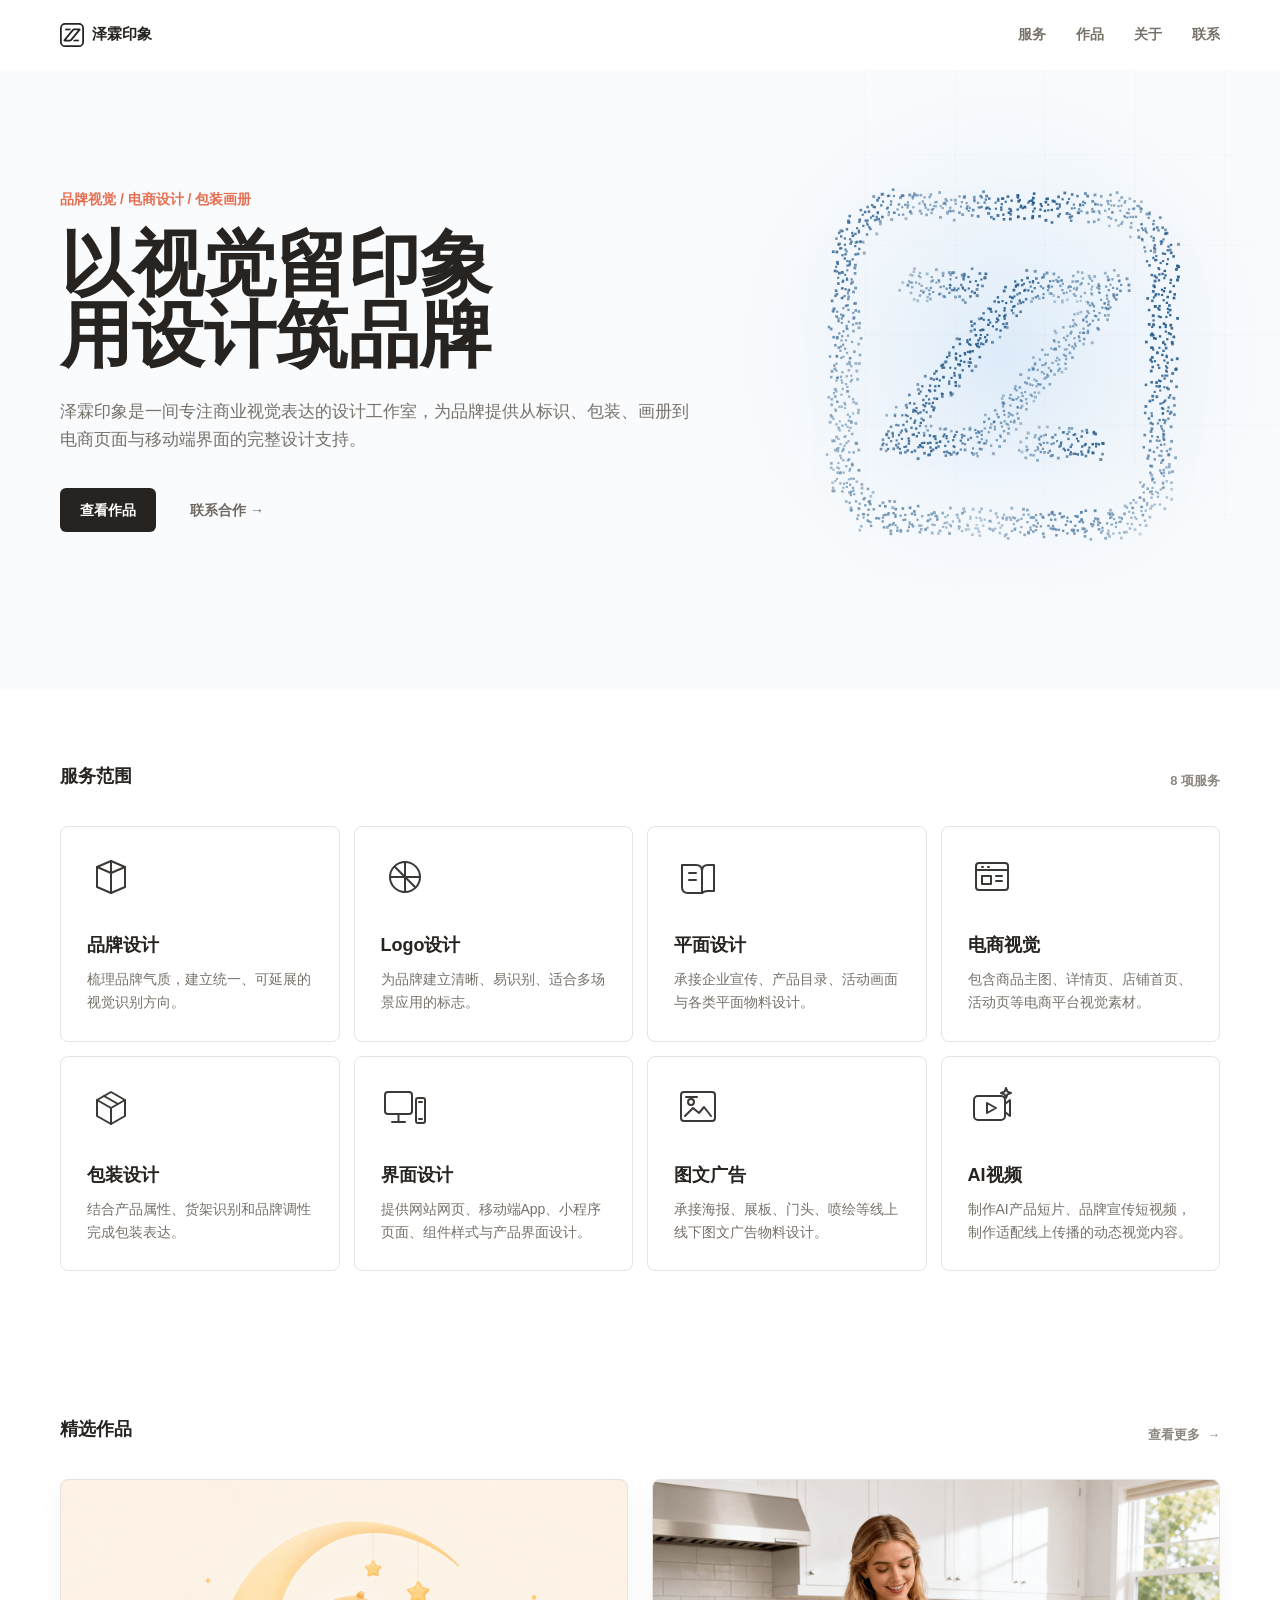
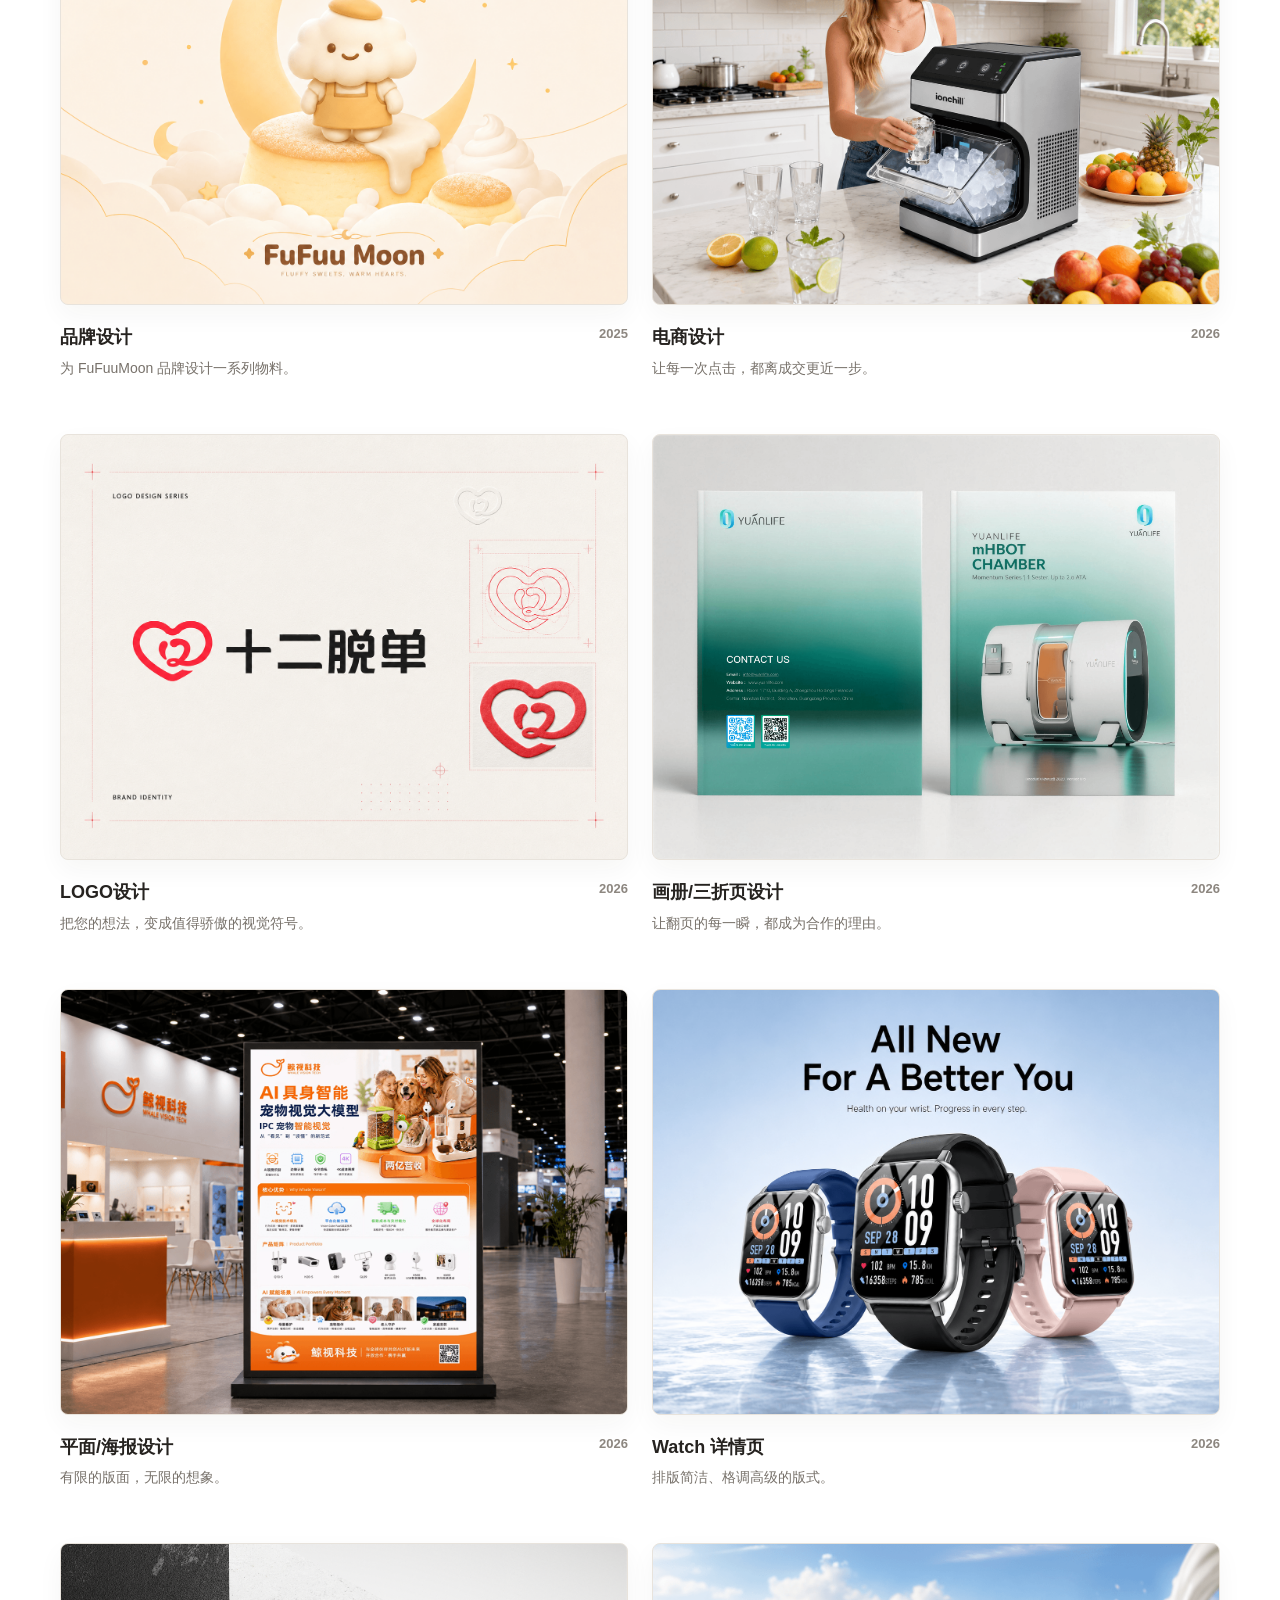
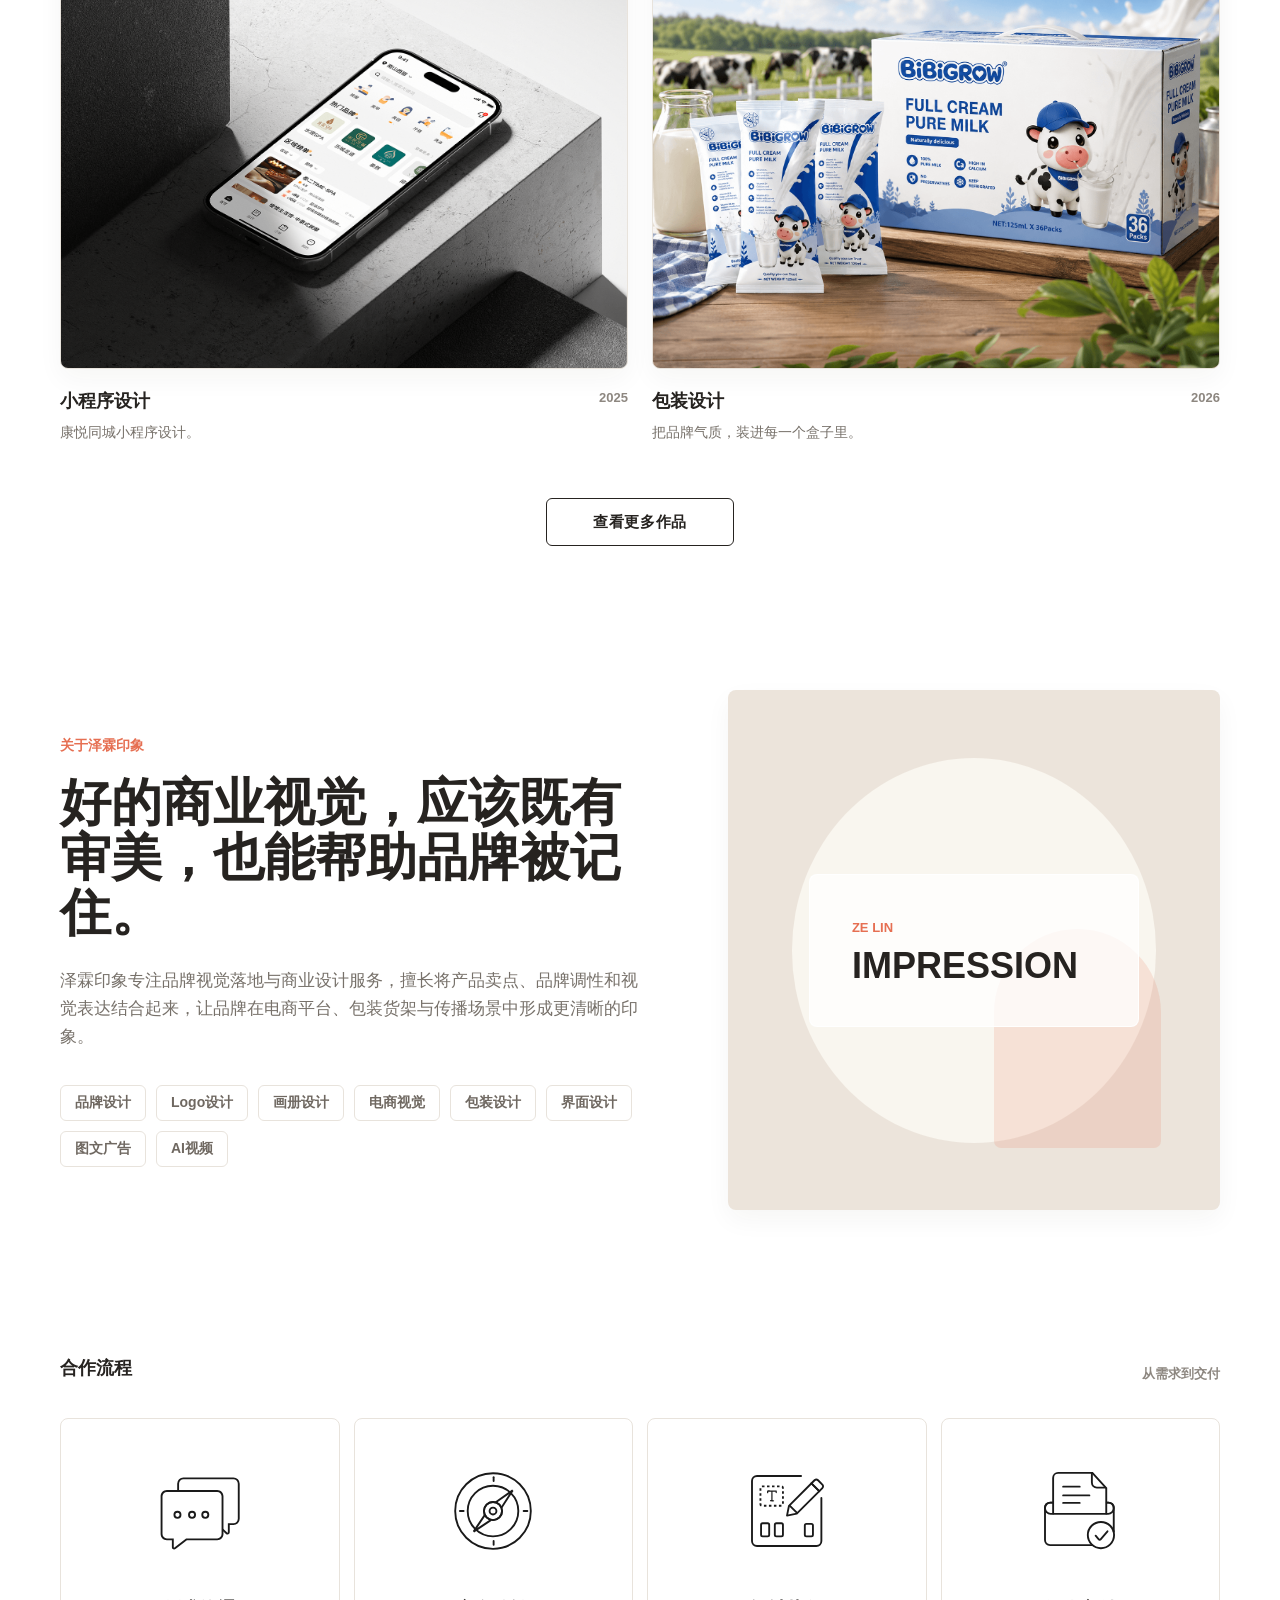
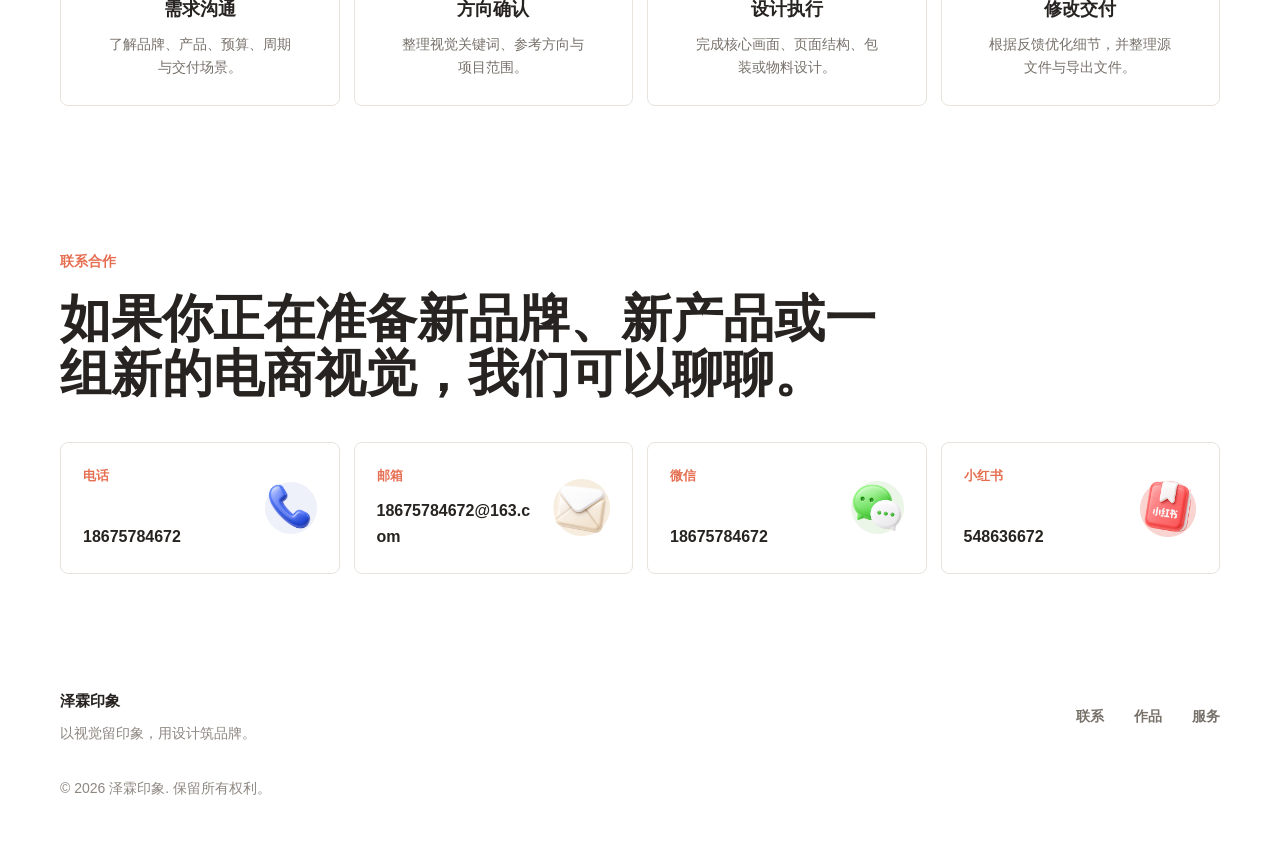
<file: index.html>
<!doctype html>
<html lang="zh-CN">
  <head>
    <meta charset="UTF-8" />
    <meta name="viewport" content="width=device-width, initial-scale=1.0" />
    <meta
      name="description"
      content="泽霖印象提供品牌设计、Logo 设计、画册设计、电商视觉、包装设计、界面设计、图文广告与 AI 视频服务。"
    />
    <title>泽霖印象 | 设计工作室</title>
    <link rel="stylesheet" href="styles.css?v=1.7.3" />
  </head>
  <body>
    <header class="site-header">
      <a class="brand" href="#top" aria-label="泽霖印象首页">
        <img class="brand-mark" src="assets/brand-mark.svg" alt="" aria-hidden="true" />
        <span class="brand-name">泽霖印象</span>
      </a>
      <nav class="site-nav" aria-label="主导航">
        <a href="#services">服务</a>
        <a href="#work">作品</a>
        <a href="#about">关于</a>
        <a href="#contact">联系</a>
      </nav>
    </header>

    <main id="top">
      <section class="hero section-wrap">
        <canvas class="particle-fluid-canvas" aria-hidden="true"></canvas>
        <canvas class="particle-grid-canvas" aria-hidden="true"></canvas>
        <canvas class="particle-logo-canvas" aria-hidden="true"></canvas>
        <div class="hero-content">
          <p class="eyebrow">品牌视觉 / 电商设计 / 包装画册</p>
          <h1>以视觉留印象<br />用设计筑品牌</h1>
          <p class="hero-copy">
            泽霖印象是一间专注商业视觉表达的设计工作室，为品牌提供从标识、包装、画册到电商页面与移动端界面的完整设计支持。
          </p>
          <div class="hero-actions">
            <a class="button button-dark" href="#work">查看作品</a>
            <a class="button button-text" href="#contact">联系合作 →</a>
          </div>
        </div>
        <div class="hero-media" aria-hidden="true">
          <img class="hero-sequence-frame" src="sppt/1.png?v=1.2.1" alt="" />
        </div>
      </section>

      <section class="section-wrap services" id="services">
        <div class="section-title">
          <h2>服务范围</h2>
          <p>8 项服务</p>
        </div>
        <div class="service-grid">
          <article>
            <div class="service-card-top">
              <svg viewBox="0 0 48 48" aria-hidden="true">
                <path d="M10 34V14l14-6 14 6v20l-14 6-14-6Z" />
                <path d="M24 8v32M10 14l14 6 14-6" />
              </svg>
            </div>
            <h3>品牌设计</h3>
            <p>梳理品牌气质，建立统一、可延展的视觉识别方向。</p>
          </article>
          <article>
            <div class="service-card-top">
              <svg viewBox="0 0 48 48" aria-hidden="true">
                <circle cx="24" cy="24" r="15" />
                <path d="M24 9v30M9 24h30M14 14l20 20" />
              </svg>
            </div>
            <h3>Logo设计</h3>
            <p>为品牌建立清晰、易识别、适合多场景应用的标志。</p>
          </article>
          <article>
            <div class="service-card-top">
              <svg viewBox="0 0 48 48" aria-hidden="true">
                <path d="M8 12h14c4 0 6 2 6 6v22H14c-4 0-6-2-6-6V12Z" />
                <path d="M28 18c0-4 2-6 6-6h6v26h-6c-4 0-6 2-6 2" />
                <path d="M15 20h7M15 27h7" />
              </svg>
            </div>
            <h3>平面设计</h3>
            <p>承接企业宣传、产品目录、活动画面与各类平面物料设计。</p>
          </article>
          <article>
            <div class="service-card-top">
              <svg viewBox="0 0 48 48" aria-hidden="true">
                <rect x="8" y="10" width="32" height="27" rx="3" />
                <path d="M8 17h32M14 14h1M20 14h1" />
                <path d="M14 23h9v8h-9zM28 23h6M28 28h6" />
              </svg>
            </div>
            <h3>电商视觉</h3>
            <p>包含商品主图、详情页、店铺首页、活动页等电商平台视觉素材。</p>
          </article>
          <article>
            <div class="service-card-top">
              <svg viewBox="0 0 48 48" aria-hidden="true">
                <path d="M10 17 24 9l14 8v16l-14 8-14-8V17Z" />
                <path d="m10 17 14 8 14-8M24 25v16M17 13l14 8" />
              </svg>
            </div>
            <h3>包装设计</h3>
            <p>结合产品属性、货架识别和品牌调性完成包装表达。</p>
          </article>
          <article>
            <div class="service-card-top">
              <svg viewBox="0 0 48 48" aria-hidden="true">
                <rect x="4" y="9" width="27" height="22" rx="3" />
                <path d="M11 39h13M17.5 31v8" />
                <rect x="35" y="15" width="9" height="25" rx="2" />
                <path d="M38 19h3M38 36h3" />
              </svg>
            </div>
            <h3>界面设计</h3>
            <p>提供网站网页、移动端App、小程序页面、组件样式与产品界面设计。</p>
          </article>
          <article>
            <div class="service-card-top">
              <svg viewBox="0 0 48 48" aria-hidden="true">
                <rect x="7" y="9" width="34" height="29" rx="3" />
                <circle cx="17" cy="19" r="3" />
                <path d="m11 33 8-8 6 5 5-6 7 9M12 14h11" />
              </svg>
            </div>
            <h3>图文广告</h3>
            <p>承接海报、展板、门头、喷绘等线上线下图文广告物料设计。</p>
          </article>
          <article>
            <div class="service-card-top">
              <svg viewBox="0 0 48 48" aria-hidden="true">
                <rect x="6" y="13" width="31" height="24" rx="4" />
                <path d="m19 20 9 5-9 5V20ZM37 21l5-4v16l-5-4" />
                <path d="m38 5 1.4 3.6L43 10l-3.6 1.4L38 15l-1.4-3.6L33 10l3.6-1.4L38 5Z" />
              </svg>
            </div>
            <h3>AI视频</h3>
            <p>制作AI产品短片、品牌宣传短视频，制作适配线上传播的动态视觉内容。</p>
          </article>
        </div>
      </section>

      <section class="section-wrap work" id="work">
        <div class="section-title">
          <h2>精选作品</h2>
          <a class="section-link" href="works.html">查看更多 <span aria-hidden="true">→</span></a>
        </div>
        <div class="work-grid" id="featured-work-grid"></div>
        <div class="work-more-action">
          <a class="work-more-button" href="works.html">查看更多作品</a>
        </div>
      </section>

      <section class="section-wrap about" id="about">
        <div class="about-copy">
          <p class="eyebrow">关于泽霖印象</p>
          <h2>好的商业视觉，应该既有审美，也能帮助品牌被记住。</h2>
          <p>
            泽霖印象专注品牌视觉落地与商业设计服务，擅长将产品卖点、品牌调性和视觉表达结合起来，让品牌在电商平台、包装货架与传播场景中形成更清晰的印象。
          </p>
          <div class="tag-list" aria-label="专业领域">
            <span>品牌设计</span>
            <span>Logo设计</span>
            <span>画册设计</span>
            <span>电商视觉</span>
            <span>包装设计</span>
            <span>界面设计</span>
            <span>图文广告</span>
            <span>AI视频</span>
          </div>
        </div>
        <div class="studio-portrait" aria-label="工作室视觉占位图">
          <div class="portrait-card">
            <span>ZE LIN</span>
            <strong>IMPRESSION</strong>
          </div>
        </div>
      </section>

      <section class="section-wrap process">
        <div class="section-title">
          <h2>合作流程</h2>
          <p>从需求到交付</p>
        </div>
        <div class="process-list">
          <div>
            <div class="process-card-top">
              <img src="assets/process-icons/step-communication.svg" alt="" />
            </div>
            <h3>需求沟通</h3>
            <p>了解品牌、产品、预算、周期与交付场景。</p>
          </div>
          <div>
            <div class="process-card-top">
              <img src="assets/process-icons/step-direction.svg" alt="" />
            </div>
            <h3>方向确认</h3>
            <p>整理视觉关键词、参考方向与项目范围。</p>
          </div>
          <div>
            <div class="process-card-top">
              <img src="assets/process-icons/step-design.svg" alt="" />
            </div>
            <h3>设计执行</h3>
            <p>完成核心画面、页面结构、包装或物料设计。</p>
          </div>
          <div>
            <div class="process-card-top">
              <img src="assets/process-icons/step-delivery.svg" alt="" />
            </div>
            <h3>修改交付</h3>
            <p>根据反馈优化细节，并整理源文件与导出文件。</p>
          </div>
        </div>
      </section>

      <section class="section-wrap contact" id="contact">
        <p class="eyebrow">联系合作</p>
        <h2>如果你正在准备新品牌、新产品或一组新的电商视觉，我们可以聊聊。</h2>
        <div class="contact-grid">
          <a href="tel:18675784672">
            <div class="contact-copy">
              <span>电话</span>
              <strong>18675784672</strong>
            </div>
            <img class="contact-icon-phone" src="assets/contact-icons/phone.png" alt="" />
          </a>
          <a href="mailto:18675784672@163.com">
            <div class="contact-copy">
              <span>邮箱</span>
              <strong>18675784672@163.com</strong>
            </div>
            <img src="assets/contact-icons/email.png" alt="" />
          </a>
          <a href="weixin://">
            <div class="contact-copy">
              <span>微信</span>
              <strong>18675784672</strong>
            </div>
            <img src="assets/contact-icons/wechat.png" alt="" />
          </a>
          <a href="#" aria-label="小红书账号 548636672">
            <div class="contact-copy">
              <span>小红书</span>
              <strong>548636672</strong>
            </div>
            <img src="assets/contact-icons/xiaohongshu.png" alt="" />
          </a>
        </div>
      </section>
    </main>

    <footer class="site-footer">
      <div>
        <a class="brand" href="#top">泽霖印象</a>
        <p>以视觉留印象，用设计筑品牌。</p>
      </div>
      <div class="footer-links">
        <a href="#contact">联系</a>
        <a href="#work">作品</a>
        <a href="#services">服务</a>
      </div>
      <p class="copyright">© 2026 泽霖印象. 保留所有权利。</p>
    </footer>

    <script src="works-data.js?v=1.7"></script>
    <script src="script.js?v=1.7.1"></script>
    <script src="particle-banner-light.js?v=1.3.1"></script>
  </body>
</html>
</file>
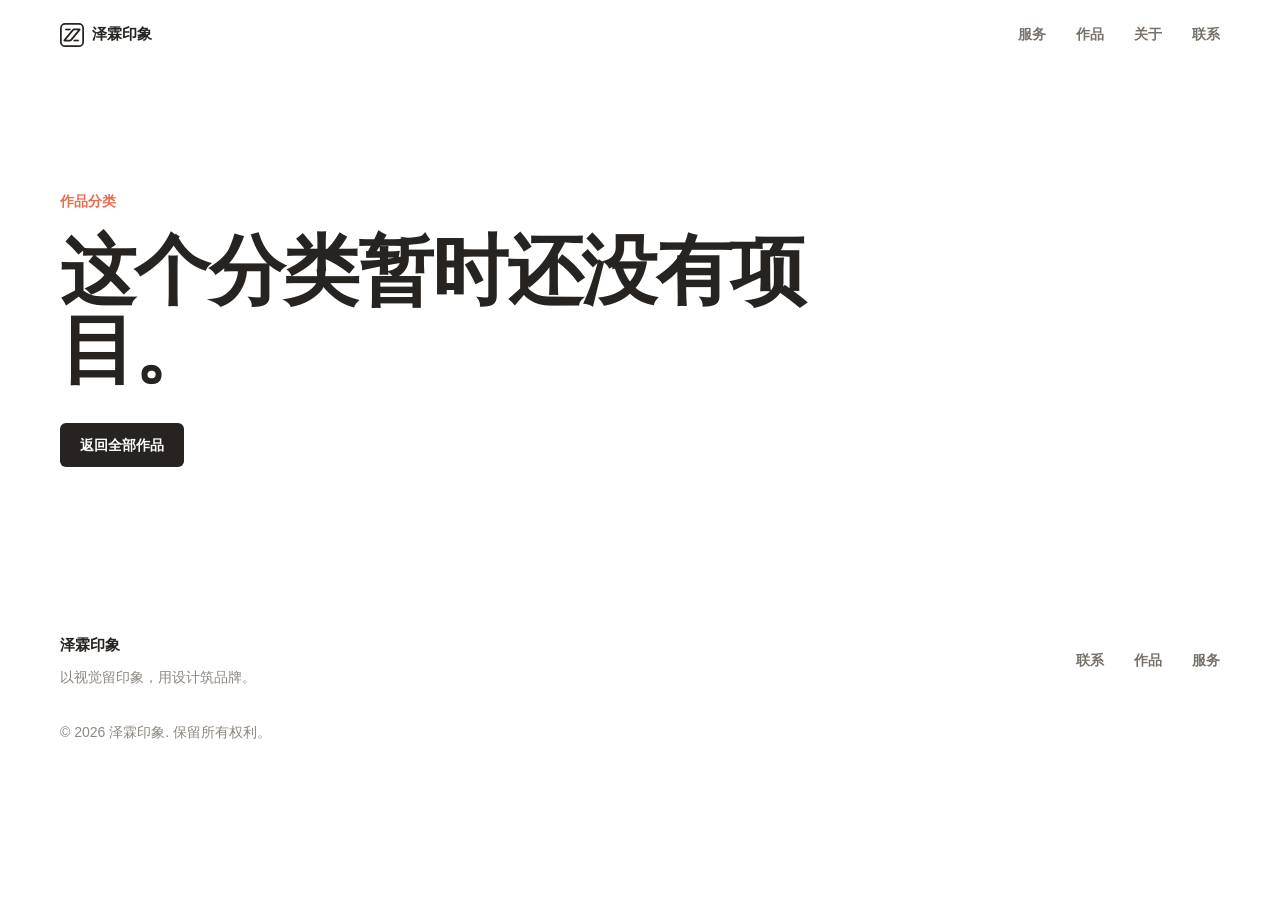
<file: category.html>
<!doctype html>
<html lang="zh-CN">
  <head>
    <meta charset="UTF-8" />
    <meta name="viewport" content="width=device-width, initial-scale=1.0" />
    <meta name="description" content="泽霖印象分类作品案例集合。" />
    <title>作品分类 | 泽霖印象</title>
    <link rel="stylesheet" href="styles.css?v=1.7.3" />
  </head>
  <body data-page="category">
    <header class="site-header">
      <a class="brand" href="index.html#top" aria-label="泽霖印象首页">
        <img class="brand-mark" src="assets/brand-mark.svg" alt="" aria-hidden="true" />
        <span class="brand-name">泽霖印象</span>
      </a>
      <nav class="site-nav" aria-label="主导航">
        <a href="index.html#services">服务</a>
        <a class="active" href="works.html">作品</a>
        <a href="index.html#about">关于</a>
        <a href="index.html#contact">联系</a>
      </nav>
    </header>

    <main id="top">
      <div id="category-root"></div>
    </main>

    <footer class="site-footer">
      <div>
        <a class="brand" href="index.html#top">泽霖印象</a>
        <p>以视觉留印象，用设计筑品牌。</p>
      </div>
      <div class="footer-links">
        <a href="index.html#contact">联系</a>
        <a href="works.html">作品</a>
        <a href="index.html#services">服务</a>
      </div>
      <p class="copyright">© 2026 泽霖印象. 保留所有权利。</p>
    </footer>

    <script src="works-data.js?v=1.7"></script>
    <script src="script.js?v=1.7.1"></script>
  </body>
</html>
</file>
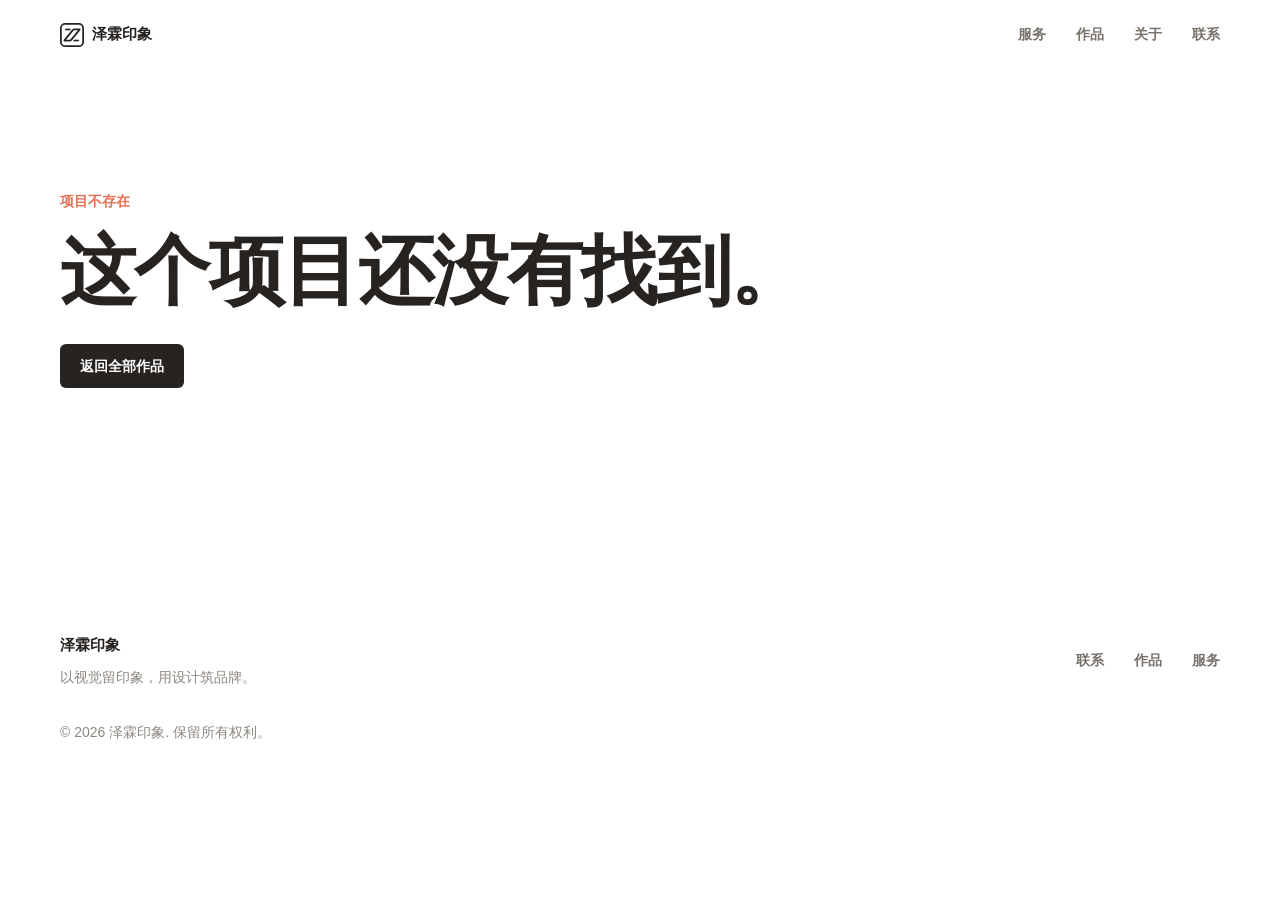
<file: project.html>
<!doctype html>
<html lang="zh-CN">
  <head>
    <meta charset="UTF-8" />
    <meta name="viewport" content="width=device-width, initial-scale=1.0" />
    <meta name="description" content="泽霖印象设计项目案例详情。" />
    <title>项目详情 | 泽霖印象</title>
    <link rel="stylesheet" href="styles.css?v=1.7.3" />
  </head>
  <body data-page="project">
    <header class="site-header">
      <a class="brand" href="index.html#top" aria-label="泽霖印象首页">
        <img class="brand-mark" src="assets/brand-mark.svg" alt="" aria-hidden="true" />
        <span class="brand-name">泽霖印象</span>
      </a>
      <nav class="site-nav" aria-label="主导航">
        <a href="index.html#services">服务</a>
        <a class="active" href="works.html">作品</a>
        <a href="index.html#about">关于</a>
        <a href="index.html#contact">联系</a>
      </nav>
    </header>

    <main id="top">
      <div id="project-root"></div>
    </main>

    <footer class="site-footer">
      <div>
        <a class="brand" href="index.html#top">泽霖印象</a>
        <p>以视觉留印象，用设计筑品牌。</p>
      </div>
      <div class="footer-links">
        <a href="index.html#contact">联系</a>
        <a href="works.html">作品</a>
        <a href="index.html#services">服务</a>
      </div>
      <p class="copyright">© 2026 泽霖印象. 保留所有权利。</p>
    </footer>

    <script src="works-data.js?v=1.7"></script>
    <script src="script.js?v=1.7.1"></script>
  </body>
</html>
</file>
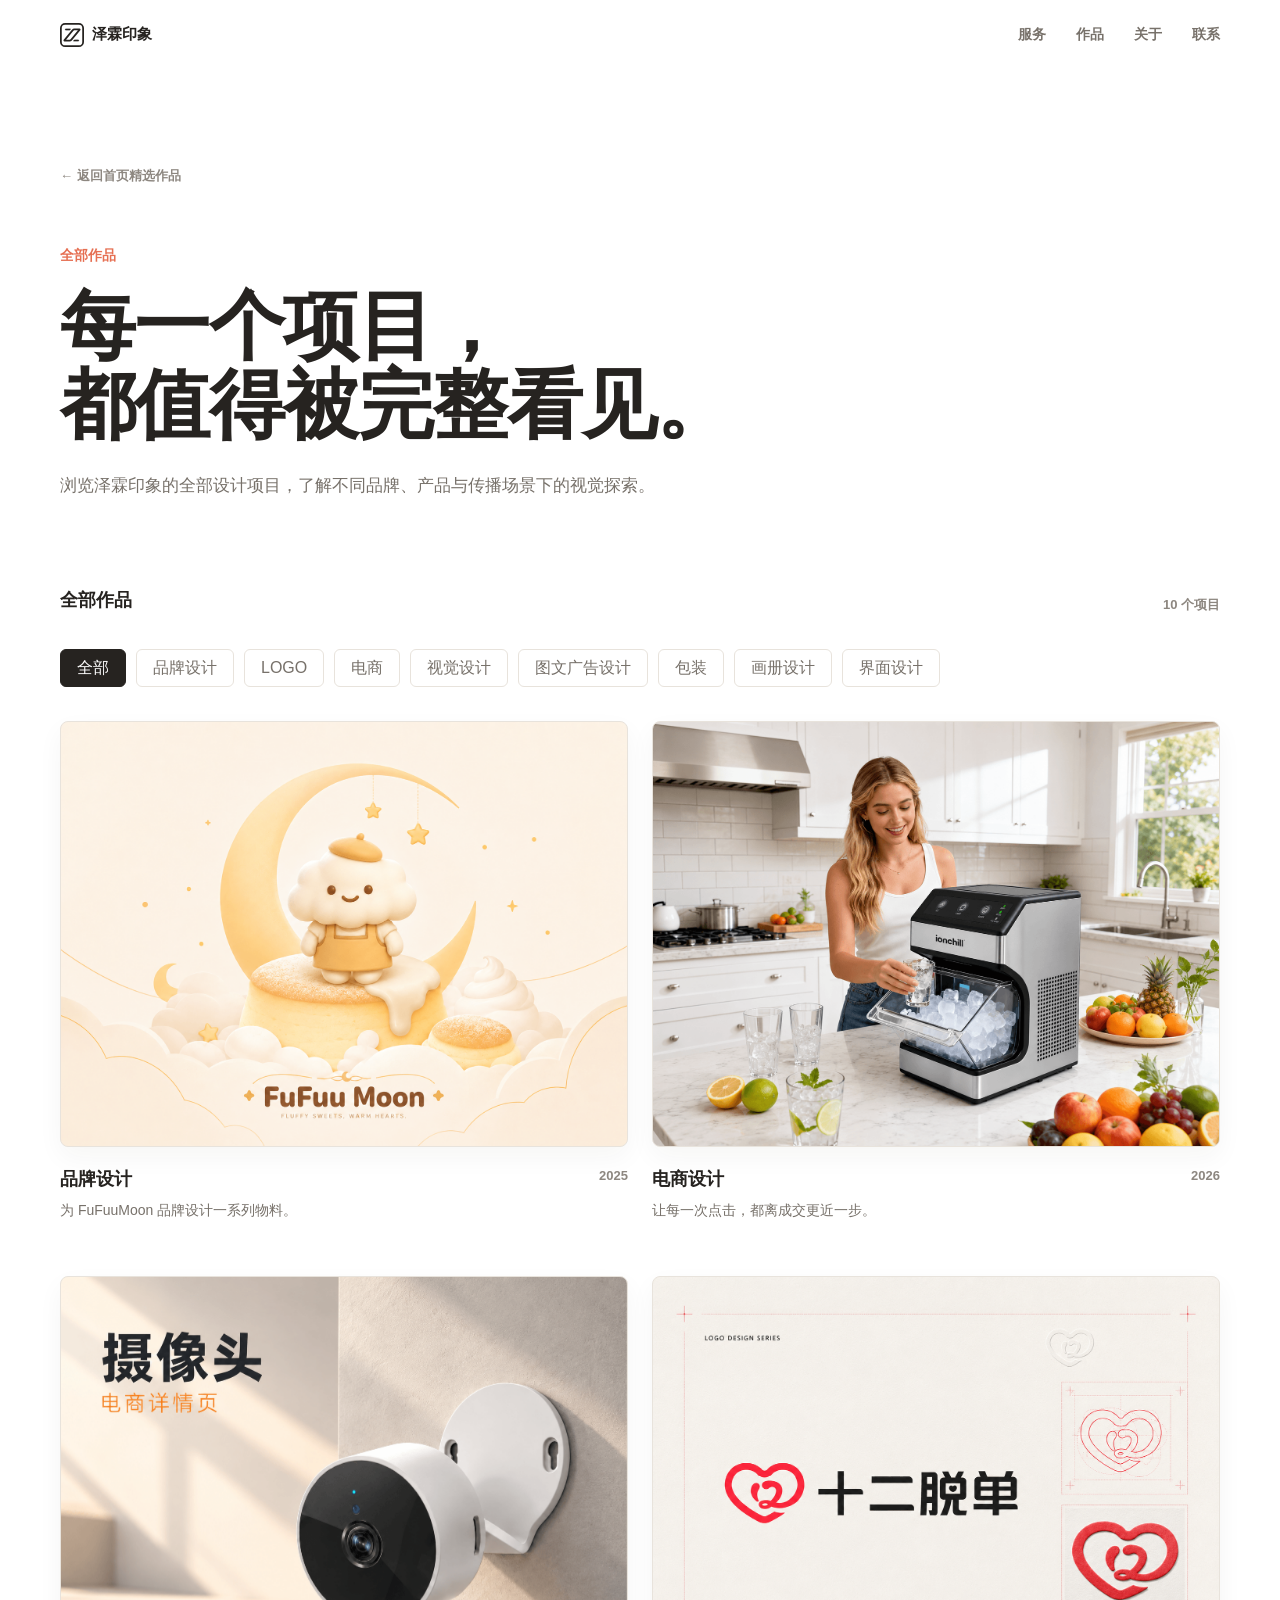
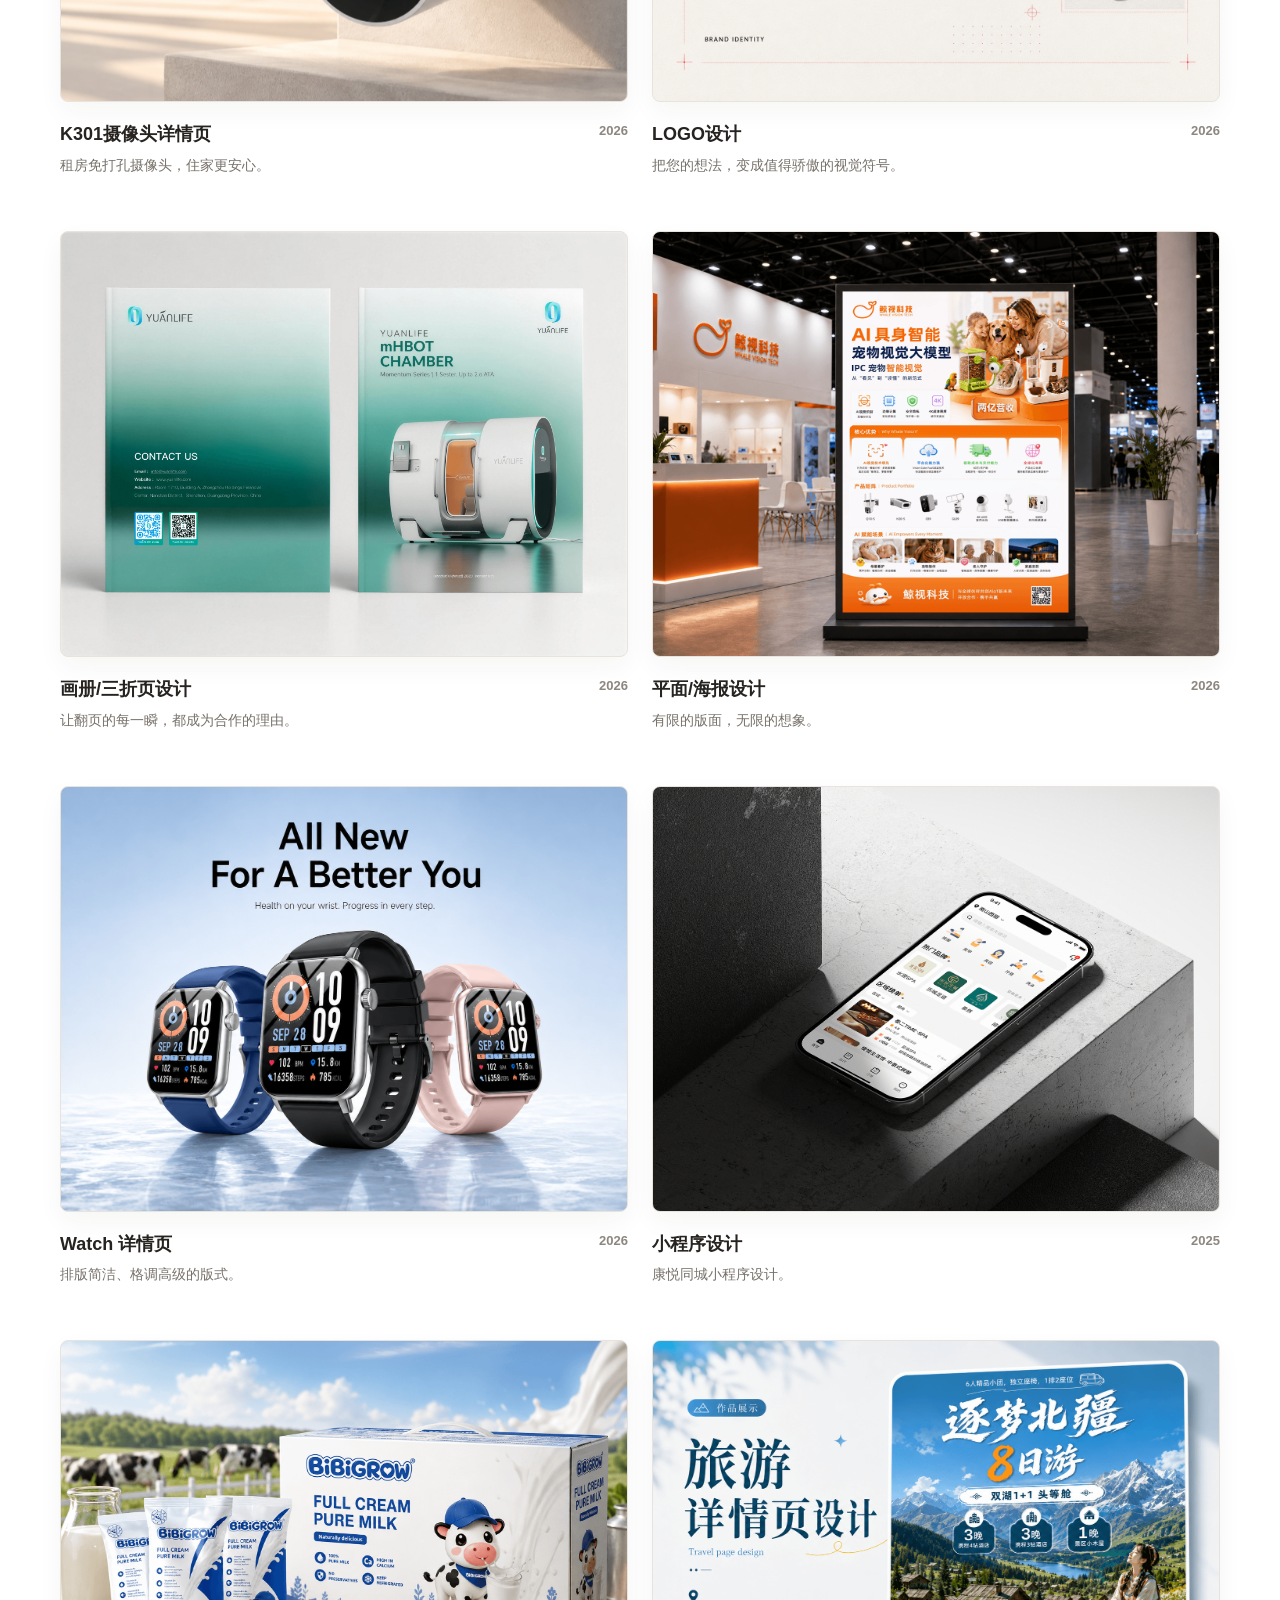
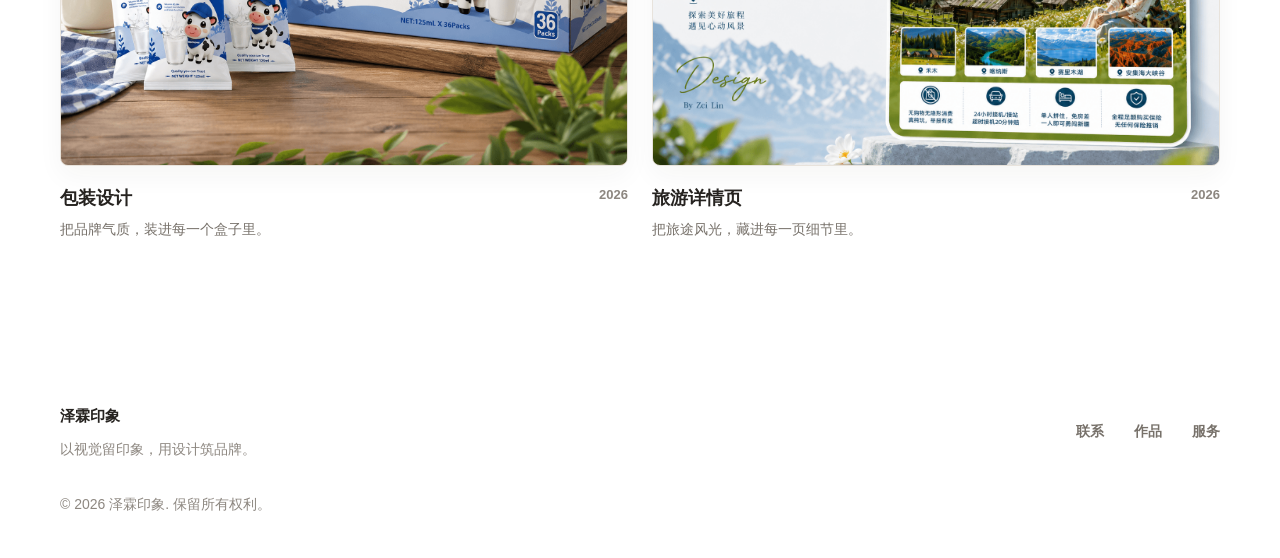
<file: works.html>
<!doctype html>
<html lang="zh-CN">
  <head>
    <meta charset="UTF-8" />
    <meta name="viewport" content="width=device-width, initial-scale=1.0" />
    <meta
      name="description"
      content="泽霖印象全部作品，包含品牌设计、LOGO、电商、包装、画册、海报、详情页与小程序设计。"
    />
    <title>全部作品 | 泽霖印象</title>
    <link rel="stylesheet" href="styles.css?v=1.7.3" />
  </head>
  <body data-page="works">
    <header class="site-header">
      <a class="brand" href="index.html#top" aria-label="泽霖印象首页">
        <img class="brand-mark" src="assets/brand-mark.svg" alt="" aria-hidden="true" />
        <span class="brand-name">泽霖印象</span>
      </a>
      <nav class="site-nav" aria-label="主导航">
        <a href="index.html#services">服务</a>
        <a class="active" href="works.html">作品</a>
        <a href="index.html#about">关于</a>
        <a href="index.html#contact">联系</a>
      </nav>
    </header>

    <main id="top">
      <section class="section-wrap works-page-intro">
        <a class="back-link" href="index.html#work">← 返回首页精选作品</a>
        <p class="eyebrow">全部作品</p>
        <h1>每一个项目，<br />都值得被完整看见。</h1>
        <p class="page-lead">
          浏览泽霖印象的全部设计项目，了解不同品牌、产品与传播场景下的视觉探索。
        </p>
      </section>

      <section class="section-wrap all-works" aria-labelledby="all-works-title">
        <div class="section-title">
          <h2 id="all-works-title">全部作品</h2>
          <p>10 个项目</p>
        </div>
        <div class="filter-bar" aria-label="作品分类">
          <button class="active" type="button" data-filter="all">全部</button>
          <button type="button" data-filter="brand">品牌设计</button>
          <button type="button" data-filter="logo">LOGO</button>
          <button type="button" data-filter="ecommerce">电商</button>
          <button type="button" data-filter="visual">视觉设计</button>
          <button type="button" data-filter="detail">图文广告设计</button>
          <button type="button" data-filter="packaging">包装</button>
          <button type="button" data-filter="print">画册设计</button>
          <button type="button" data-filter="ui">界面设计</button>
        </div>
        <div class="work-grid" id="all-work-grid"></div>
      </section>
    </main>

    <footer class="site-footer">
      <div>
        <a class="brand" href="index.html#top">泽霖印象</a>
        <p>以视觉留印象，用设计筑品牌。</p>
      </div>
      <div class="footer-links">
        <a href="index.html#contact">联系</a>
        <a href="works.html">作品</a>
        <a href="index.html#services">服务</a>
      </div>
      <p class="copyright">© 2026 泽霖印象. 保留所有权利。</p>
    </footer>

    <script src="works-data.js?v=1.7"></script>
    <script src="script.js?v=1.7.1"></script>
  </body>
</html>
</file>
<file: styles.css>
:root {
  --bg: #ffffff;
  --surface: #ffffff;
  --ink: #262320;
  --muted: #8d8780;
  --line: #e8e3dc;
  --accent: #e66f52;
  --accent-soft: #f4d7ca;
  --shadow: 0 10px 26px rgba(44, 37, 31, 0.045);
  --shadow-strong: 0 16px 42px rgba(44, 37, 31, 0.08);
  --ease: cubic-bezier(0.22, 1, 0.36, 1);
}

* {
  box-sizing: border-box;
}

html {
  scroll-behavior: smooth;
}

body {
  margin: 0;
  background: var(--bg);
  color: var(--ink);
  font-family:
    -apple-system, BlinkMacSystemFont, "Segoe UI", "PingFang SC", "Hiragino Sans GB",
    "Microsoft YaHei", sans-serif;
  line-height: 1.65;
}

a {
  color: inherit;
  text-decoration: none;
}

button {
  font: inherit;
}

a,
button {
  -webkit-tap-highlight-color: transparent;
}

a:focus-visible,
button:focus-visible {
  outline: 2px solid rgba(230, 111, 82, 0.72);
  outline-offset: 4px;
}

.reveal {
  opacity: 0;
  transform: translateY(28px);
  transition:
    opacity 720ms var(--ease),
    transform 720ms var(--ease);
}

.reveal.is-visible {
  opacity: 1;
  transform: translateY(0);
}

.reveal-item {
  opacity: 0;
  transform: translateY(22px);
  transition:
    opacity 620ms var(--ease),
    transform 620ms var(--ease),
    border-color 220ms ease,
    box-shadow 220ms ease,
    background 220ms ease,
    color 220ms ease;
  transition-delay: var(--delay, 0ms);
}

.is-visible .reveal-item,
.reveal-item.is-visible {
  opacity: 1;
  transform: translateY(0);
}

.site-header {
  position: sticky;
  top: 0;
  z-index: 20;
  display: flex;
  align-items: center;
  justify-content: space-between;
  min-height: 70px;
  padding: 0 max(24px, calc((100vw - 1160px) / 2));
  background: rgba(255, 255, 255, 0.88);
  border-bottom: 1px solid transparent;
  backdrop-filter: blur(16px);
  transition:
    border-color 180ms ease,
    box-shadow 180ms ease,
    background 180ms ease;
}

.site-header.is-scrolled {
  background: rgba(255, 255, 255, 0.94);
  border-bottom-color: var(--line);
  box-shadow: 0 10px 28px rgba(44, 37, 31, 0.04);
}

.brand {
  display: inline-flex;
  align-items: center;
  gap: 8px;
  font-size: 15px;
  font-weight: 800;
  letter-spacing: 0;
  transition:
    color 180ms ease,
    transform 180ms ease;
}

.brand-mark {
  width: 24px;
  height: 24px;
  display: block;
  flex: 0 0 24px;
}

.site-header .brand-name {
  color: var(--ink);
}

.brand span {
  color: var(--accent);
}

.site-nav,
.footer-links {
  display: flex;
  gap: 30px;
  align-items: center;
  color: #77716a;
  font-size: 14px;
  font-weight: 700;
}

.site-nav a:hover,
.footer-links a:hover {
  color: var(--ink);
}

.brand:hover,
.site-nav a:hover,
.footer-links a:hover {
  transform: translateY(-1px);
}

.brand:active,
.site-nav a:active,
.footer-links a:active {
  transform: translateY(0);
}

.section-wrap {
  width: min(100% - 48px, 1160px);
  margin: 0 auto;
}

.hero {
  position: relative;
  isolation: isolate;
  width: 100%;
  max-width: none;
  min-height: 620px;
  padding: 118px max(24px, calc((100vw - 1160px) / 2)) 36px;
  overflow: hidden;
  background: #f9fbfd;
}

.hero::before {
  position: absolute;
  inset: 0;
  z-index: 3;
  content: "";
  background:
    linear-gradient(90deg, rgba(249, 251, 253, 0.99) 0%, rgba(249, 251, 253, 0.9) 38%, rgba(249, 251, 253, 0.18) 61%, rgba(249, 251, 253, 0) 78%),
    linear-gradient(180deg, rgba(249, 251, 253, 0) 62%, #f9fbfd 100%);
  pointer-events: none;
}

.hero::after {
  position: absolute;
  inset: 0;
  z-index: 1;
  content: "";
  background:
    radial-gradient(circle at 78% 45%, rgba(121, 174, 226, 0.1), transparent 25%),
    radial-gradient(circle at 78% 45%, rgba(255, 255, 255, 0) 32%, rgba(249, 251, 253, 0.42) 68%);
  pointer-events: none;
}

.particle-fluid-canvas,
.particle-grid-canvas,
.particle-logo-canvas {
  position: absolute;
  inset: 0;
  display: block;
  width: 100%;
  height: 100%;
  pointer-events: none;
}

.particle-fluid-canvas {
  z-index: 0;
}

.particle-grid-canvas {
  z-index: 1;
  opacity: 0.72;
  mask-image: linear-gradient(#000 0%, #000 72%, transparent 100%);
  -webkit-mask-image: linear-gradient(#000 0%, #000 72%, transparent 100%);
}

.particle-logo-canvas {
  z-index: 2;
  filter: drop-shadow(0 18px 38px rgba(31, 79, 124, 0.08));
}

.beams-canvas {
  display: none;
}

.hero-content {
  position: relative;
  z-index: 4;
  width: min(52vw, 650px);
}

.hero-avatar {
  position: absolute;
  right: max(24px, calc((100vw - 1160px) / 2));
  bottom: 74px;
  z-index: 0;
  width: min(34vw, 420px);
  aspect-ratio: 1 / 1.12;
  pointer-events: none;
}

.hero-media {
  display: none;
  position: absolute;
  top: 92px;
  right: max(24px, calc((100vw - 1160px) / 2));
  z-index: 1;
  width: min(44vw, 560px);
  aspect-ratio: 1.36 / 1;
  overflow: hidden;
  background: transparent;
  pointer-events: none;
}

.hero-sequence-frame {
  display: block;
  width: 100%;
  height: 100%;
  object-fit: cover;
  object-position: center top;
  filter: none;
}

.avatar-orbit {
  position: absolute;
  inset: 7% 2% 9%;
  border: 1px solid rgba(230, 111, 82, 0.18);
  border-radius: 50%;
  background:
    radial-gradient(circle at 45% 28%, rgba(255, 255, 255, 0.78), transparent 34%),
    radial-gradient(circle at 66% 66%, rgba(230, 111, 82, 0.18), transparent 36%);
  filter: blur(0.1px);
  animation: avatar-orbit 9s ease-in-out infinite;
}

.avatar-figure {
  position: absolute;
  inset: 11% 12% 4%;
  animation: avatar-float 5.8s ease-in-out infinite;
}

.avatar-head {
  position: absolute;
  top: 0;
  left: 50%;
  width: 54%;
  aspect-ratio: 1.16 / 1;
  transform: translateX(-50%) rotate(-2deg);
  background: #292622;
  border: 2px solid rgba(255, 255, 255, 0.78);
  border-radius: 22px;
  box-shadow:
    inset 0 0 0 9px #34302b,
    0 24px 54px rgba(38, 35, 32, 0.16);
}

.avatar-head::before,
.avatar-head::after {
  position: absolute;
  top: 47%;
  width: 14px;
  height: 28px;
  content: "";
  background: #292622;
  border-radius: 999px;
}

.avatar-head::before {
  left: -10px;
}

.avatar-head::after {
  right: -10px;
}

.avatar-screen {
  position: absolute;
  inset: 17px;
  display: grid;
  grid-template-columns: 1fr 1fr;
  column-gap: 24px;
  place-items: center;
  overflow: hidden;
  background:
    linear-gradient(135deg, rgba(255, 255, 255, 0.28), transparent 34%),
    radial-gradient(circle at 70% 20%, rgba(230, 111, 82, 0.42), transparent 28%),
    #f7eee5;
  border-radius: 14px;
}

.avatar-screen::before {
  position: absolute;
  inset: 0;
  content: "";
  background: repeating-linear-gradient(0deg, rgba(38, 35, 32, 0.06) 0 1px, transparent 1px 8px);
  opacity: 0.38;
}

.avatar-screen span,
.avatar-screen i {
  position: relative;
  z-index: 1;
  width: 14px;
  height: 14px;
  background: var(--ink);
  border-radius: 50%;
}

.avatar-screen b {
  position: absolute;
  left: 50%;
  bottom: 24%;
  z-index: 1;
  width: 44px;
  height: 18px;
  border-bottom: 4px solid var(--accent);
  border-radius: 0 0 999px 999px;
  transform: translateX(-50%);
}

.avatar-neck {
  position: absolute;
  left: 50%;
  bottom: -28px;
  width: 38px;
  height: 40px;
  background: #34302b;
  border-radius: 0 0 12px 12px;
  transform: translateX(-50%);
}

.avatar-body {
  position: absolute;
  top: 43%;
  left: 50%;
  width: 47%;
  height: 31%;
  transform: translateX(-50%);
  background:
    linear-gradient(135deg, rgba(255, 255, 255, 0.72), transparent 48%),
    #efe2d6;
  border: 1px solid rgba(122, 103, 90, 0.16);
  border-radius: 28px 28px 34px 34px;
  box-shadow: 0 24px 46px rgba(44, 37, 31, 0.13);
}

.avatar-panel {
  position: absolute;
  inset: 28% 22% auto;
  display: flex;
  gap: 7px;
  justify-content: center;
  height: 34px;
  padding: 8px;
  background: rgba(255, 255, 255, 0.58);
  border: 1px solid rgba(230, 111, 82, 0.18);
  border-radius: 999px;
}

.avatar-panel span {
  width: 8px;
  height: 8px;
  background: var(--accent);
  border-radius: 50%;
  opacity: 0.9;
}

.avatar-arm {
  position: absolute;
  top: 49%;
  width: 20%;
  height: 11%;
  background: #ead8ca;
  border-radius: 999px;
  transform-origin: center;
}

.avatar-arm-left {
  left: 16%;
  transform: rotate(32deg);
}

.avatar-arm-right {
  right: 16%;
  transform: rotate(-32deg);
}

.avatar-leg {
  position: absolute;
  bottom: 4%;
  width: 16%;
  height: 25%;
  background: #34302b;
  border-radius: 999px;
}

.avatar-leg-left {
  left: 36%;
  transform: rotate(9deg);
}

.avatar-leg-right {
  right: 36%;
  transform: rotate(-9deg);
}

@keyframes avatar-float {
  0%,
  100% {
    transform: translateY(0) rotate(0deg);
  }

  50% {
    transform: translateY(-14px) rotate(1.4deg);
  }
}

@keyframes avatar-orbit {
  0%,
  100% {
    transform: scale(1) rotate(0deg);
  }

  50% {
    transform: scale(1.035) rotate(3deg);
  }
}

.eyebrow {
  margin: 0 0 18px;
  color: var(--accent);
  font-size: 14px;
  font-weight: 800;
}

.hero .eyebrow {
  color: var(--accent);
}

.hero h1,
.about h2,
.contact h2 {
  margin: 0;
  max-width: 720px;
  font-size: clamp(42px, 6vw, 72px);
  line-height: 0.98;
  letter-spacing: 0;
}

.hero-copy {
  max-width: 640px;
  margin: 28px 0 0;
  color: #77716a;
  font-size: 17px;
}

.hero h1 {
  color: var(--ink);
  text-shadow: none;
}

.hero-copy {
  color: #77716a;
}

.hero-actions {
  display: flex;
  gap: 14px;
  align-items: center;
  margin-top: 34px;
}

.button {
  display: inline-flex;
  align-items: center;
  justify-content: center;
  min-height: 44px;
  padding: 0 20px;
  border-radius: 6px;
  font-size: 14px;
  font-weight: 800;
  transition:
    transform 180ms ease,
    box-shadow 180ms ease,
    background 180ms ease,
    color 180ms ease,
    border-color 180ms ease;
}

.button-dark {
  background: var(--ink);
  color: #fff;
}

.hero .button-dark {
  background: var(--ink);
  color: #fff;
}

.button-dark:hover {
  background: #000;
  box-shadow: 0 12px 28px rgba(38, 35, 32, 0.18);
  transform: translateY(-2px);
}

.hero .button-dark:hover {
  background: #000;
  box-shadow: 0 12px 28px rgba(38, 35, 32, 0.18);
}

.button-dark:active {
  box-shadow: 0 6px 16px rgba(38, 35, 32, 0.14);
  transform: translateY(0);
}

.button-text {
  color: #6f6861;
}

.hero .button-text {
  color: #6f6861;
}

.button-text:hover {
  color: var(--ink);
  background: rgba(230, 111, 82, 0.08);
  transform: translateY(-2px);
}

.hero .button-text:hover {
  color: var(--ink);
  background: rgba(230, 111, 82, 0.08);
}

.button-text:active {
  transform: translateY(0);
}

.section-title {
  display: flex;
  align-items: end;
  justify-content: space-between;
  gap: 20px;
  margin: 0 0 34px;
  padding-bottom: 0;
}

.section-title h2 {
  margin: 0;
  font-size: 18px;
}

.section-title p {
  margin: 0;
  color: var(--muted);
  font-size: 13px;
  font-weight: 700;
}

.section-link,
.back-link {
  display: inline-flex;
  align-items: center;
  gap: 7px;
  color: var(--muted);
  font-size: 13px;
  font-weight: 700;
  transition:
    color 180ms ease,
    transform 180ms ease;
}

.section-link:hover,
.back-link:hover {
  color: var(--ink);
  transform: translateX(3px);
}

.back-link {
  gap: 8px;
  margin-bottom: 32px;
}

.services,
.work,
.about,
.process,
.contact {
  padding: 72px 0;
}

.service-grid {
  display: grid;
  grid-template-columns: repeat(4, 1fr);
  gap: 14px;
}

.service-grid article,
.process-list > div {
  min-height: 190px;
  padding: 26px;
  background: var(--surface);
  border: 1px solid var(--line);
  border-radius: 8px;
  transition:
    border-color 180ms ease,
    background 180ms ease;
}

.service-grid article:hover,
.service-grid article:active,
.process-list > div:hover,
.process-list > div:active {
  border-color: #d8cec4;
  background: #f9fbfc;
}

.process-list > div:hover,
.process-list > div:active {
  border-color: #d8cec4;
  background: #f9fbfc;
}

.process-list > div:hover .process-card-top,
.process-list > div:active .process-card-top {
  background: transparent;
  border-color: transparent;
  box-shadow: none;
  outline: 0;
}

.service-card-top,
.process-card-top {
  display: flex;
  align-items: flex-start;
  justify-content: flex-start;
}

.service-card-top svg,
.process-card-top svg {
  width: 48px;
  height: 48px;
  flex: 0 0 auto;
  color: var(--ink);
  fill: none;
  stroke: currentColor;
  stroke-width: 2;
  stroke-linecap: round;
  stroke-linejoin: round;
  opacity: 0.9;
  transition:
    opacity 180ms ease,
    transform 180ms ease;
}

.process-card-top img {
  width: 100px;
  height: 100px;
  object-fit: contain;
  transition:
    opacity 180ms ease,
    transform 180ms ease;
}

.service-grid article:hover .service-card-top svg,
.service-grid article:active .service-card-top svg,
.process-list > div:hover .process-card-top svg,
.process-list > div:active .process-card-top svg,
.process-list > div:hover .process-card-top img,
.process-list > div:active .process-card-top img {
  opacity: 1;
  transform: translate(4px, -3px);
}

.service-grid span,
.process-list span {
  display: inline-block;
  color: var(--accent);
  font-size: 13px;
  font-weight: 900;
  transition:
    color 180ms ease,
    transform 180ms ease;
}

.service-grid h3,
.process-list h3 {
  margin: 30px 0 8px;
  font-size: 18px;
  transition:
    color 180ms ease,
    transform 180ms ease;
}

.service-grid p,
.process-list p {
  margin: 0;
  color: #77716a;
  font-size: 14px;
  transition:
    color 180ms ease,
    transform 180ms ease;
}

.service-grid article:hover h3,
.service-grid article:active h3,
.process-list > div:hover h3,
.process-list > div:active h3 {
  transform: translateX(5px);
}

.service-grid article:hover p,
.service-grid article:active p,
.process-list > div:hover p,
.process-list > div:active p {
  color: #625b54;
  transform: translateX(5px);
}

.process-list > div:hover span,
.process-list > div:active span {
  transform: translateX(5px);
}

.process-list > div {
  display: flex;
  flex-direction: column;
  align-items: center;
  justify-content: center;
  width: auto;
  height: auto;
  min-height: 276px;
  padding: 26px;
  background: var(--surface);
  border: 1px solid var(--line);
  overflow: visible;
  text-align: center;
}

.process-card-top {
  align-items: center;
  justify-content: center;
  width: 132px;
  height: 132px;
  min-height: 132px;
  margin: 0 auto 18px;
  background: transparent;
  border: 0 !important;
  box-shadow: none;
  outline: 0;
}

.process-card-top svg {
  width: 100px;
  height: 100px;
  color: #111;
  stroke-width: 6;
  opacity: 1;
}

.process-card-top img {
  opacity: 1;
}

.process-card-top .icon-dot {
  fill: currentColor;
  stroke: none;
}

.process-list h3 {
  width: 100%;
  margin: 0 0 8px;
  text-align: center;
}

.process-list p {
  width: 100%;
  max-width: 190px;
  margin: 0 auto;
  text-align: center;
}

.process-list > div:hover h3,
.process-list > div:active h3,
.process-list > div:hover p,
.process-list > div:active p {
  transform: none;
}

.filter-bar {
  display: flex;
  flex-wrap: wrap;
  gap: 10px;
  margin-bottom: 34px;
}

.filter-bar button {
  height: 38px;
  padding: 0 16px;
  color: #77716a;
  background: var(--surface);
  border: 1px solid var(--line);
  border-radius: 6px;
  cursor: pointer;
  transition:
    transform 170ms ease,
    box-shadow 170ms ease,
    background 170ms ease,
    color 170ms ease,
    border-color 170ms ease;
}

.filter-bar button.active,
.filter-bar button:hover {
  color: #fff;
  background: var(--ink);
  border-color: var(--ink);
}

.filter-bar button:hover {
  box-shadow: 0 8px 18px rgba(38, 35, 32, 0.08);
  transform: translateY(-2px);
}

.filter-bar button:active {
  box-shadow: none;
  transform: translateY(0);
}

.work-card {
  display: block;
  color: inherit;
  cursor: pointer;
}

.work-grid {
  display: grid;
  grid-template-columns: repeat(2, minmax(0, 1fr));
  gap: 54px 24px;
}

.work-more-action {
  display: flex;
  justify-content: center;
  margin-top: 54px;
}

.work-more-button {
  display: inline-flex;
  align-items: center;
  justify-content: center;
  min-width: 188px;
  min-height: 48px;
  padding: 0 30px;
  color: var(--ink);
  background: transparent;
  border: 1px solid var(--ink);
  border-radius: 6px;
  font-size: 15px;
  font-weight: 700;
  letter-spacing: 0.04em;
  transition:
    color 180ms ease,
    background 180ms ease,
    transform 180ms ease,
    box-shadow 180ms ease;
}

.work-more-button:hover,
.work-more-button:active,
.work-more-button:focus-visible {
  color: #fff;
  background: var(--ink);
  box-shadow: 0 10px 24px rgba(38, 35, 32, 0.14);
  transform: translateY(-2px);
}

.work-more-button:active {
  box-shadow: none;
  transform: translateY(0);
}

.work-card {
  transition: opacity 220ms ease;
}

.work-card.is-hidden {
  display: none;
}

.work-photo:hover,
.work-photo:active {
  border-color: #d8cec4;
}

.work-visual {
  position: relative;
  display: grid;
  place-items: center;
  aspect-ratio: 4 / 3;
  overflow: hidden;
  background: #eee8df;
  border: 1px solid var(--line);
  border-radius: 8px;
  box-shadow: var(--shadow);
  transition:
    border-color 220ms ease,
    box-shadow 220ms ease;
}

.work-visual::before,
.work-visual::after,
.studio-portrait::before,
.studio-portrait::after {
  position: absolute;
  content: "";
}

.work-visual span {
  position: relative;
  z-index: 2;
  color: rgba(38, 35, 32, 0.82);
  font-size: clamp(34px, 6vw, 64px);
  font-weight: 900;
}

.work-visual i {
  position: absolute;
  inset: auto 12% 14% 12%;
  height: 1px;
  background: rgba(38, 35, 32, 0.16);
}

.work-photo {
  background: #eee8df;
}

.work-photo img {
  display: block;
  width: 100%;
  height: 100%;
  object-fit: cover;
  transition: transform 520ms var(--ease), filter 220ms ease;
  will-change: transform;
}

.work-photo:hover img,
.work-photo:active img {
  transform: scale(1.06);
  filter: saturate(1.03) contrast(1.02);
}

.visual-brand::before {
  width: 52%;
  height: 58%;
  background: #fbfaf7;
  box-shadow: 36px 28px 0 #e9dfd2;
}

.visual-brand::after {
  width: 18px;
  height: 18px;
  transform: translate(94px, -88px);
  background: var(--accent);
}

.visual-ecommerce::before {
  width: 74%;
  height: 72%;
  background:
    linear-gradient(#fff, #fff) padding-box,
    linear-gradient(90deg, #d8ccc0, transparent) border-box;
  border: 1px solid transparent;
  border-radius: 7px;
}

.visual-ecommerce::after {
  width: 46%;
  height: 14%;
  transform: translateY(74px);
  background: var(--accent-soft);
  border-radius: 999px;
}

.visual-packaging::before {
  width: 44%;
  height: 58%;
  background: #f8f2e9;
  border: 1px solid #d7cfc6;
  box-shadow:
    86px 20px 0 -18px #eee3d8,
    -76px 28px 0 -24px #fffaf3;
}

.visual-packaging::after {
  width: 64px;
  height: 64px;
  transform: translate(74px, -72px);
  background: rgba(230, 111, 82, 0.9);
  border-radius: 50%;
}

.visual-print::before {
  width: 68%;
  height: 62%;
  background: #fffaf2;
  border: 1px solid #d5cdc5;
  box-shadow: inset 50% 0 0 rgba(230, 111, 82, 0.18);
}

.visual-print::after {
  width: 1px;
  height: 62%;
  background: #d5cdc5;
}

.visual-poster::before {
  width: 22%;
  height: 68%;
  background: #fffaf2;
  border: 1px solid #d5cdc5;
  box-shadow:
    88px 0 0 #fffaf2,
    -88px 0 0 #fffaf2;
}

.visual-poster::after {
  width: 58%;
  height: 58%;
  border: 18px solid var(--accent);
  border-left-color: transparent;
  border-bottom-color: transparent;
  transform: rotate(45deg);
}

.visual-store::before {
  width: 72%;
  height: 64%;
  background: #fff;
  border: 1px solid #d5cdc5;
  border-radius: 10px;
  box-shadow: inset 0 46px 0 #efe6dc;
}

.visual-store::after {
  width: 48%;
  height: 32%;
  transform: translateY(42px);
  background: repeating-linear-gradient(90deg, #d4c9be 0 22px, #f8f7f5 22px 34px);
}

.visual-ui::before {
  width: 34%;
  height: 76%;
  background: #fff;
  border: 8px solid #282522;
  border-radius: 26px;
}

.visual-ui::after {
  width: 18%;
  height: 8%;
  transform: translateY(-40px);
  background: var(--accent-soft);
  border-radius: 999px;
}

.visual-logo::before {
  width: 52%;
  height: 52%;
  border: 1px solid rgba(38, 35, 32, 0.22);
  border-radius: 50%;
}

.visual-logo::after {
  width: 34%;
  height: 34%;
  border: 18px solid var(--accent);
  border-right-color: transparent;
  border-radius: 50%;
}

.work-meta {
  display: flex;
  justify-content: space-between;
  gap: 18px;
  padding-top: 18px;
}

.work-meta h3 {
  margin: 0 0 4px;
  font-size: 18px;
  transition:
    color 180ms ease,
    transform 180ms ease;
}

.work-meta p {
  margin: 0;
  color: #77716a;
  font-size: 14px;
  transition:
    color 180ms ease,
    transform 180ms ease;
}

.work-meta time {
  flex: 0 0 auto;
  color: var(--muted);
  font-size: 13px;
  font-weight: 800;
  transition:
    color 180ms ease,
    transform 180ms ease;
}

.work-card:hover .work-meta h3,
.work-card:hover .work-meta p,
.work-card:active .work-meta h3,
.work-card:active .work-meta p {
  transform: translateX(5px);
}

.work-card:hover .work-meta p,
.work-card:active .work-meta p {
  color: #625b54;
}

.work-card:hover .work-meta time,
.work-card:active .work-meta time {
  color: var(--accent);
  transform: translateX(-3px);
}

.works-page-intro,
.category-page-intro {
  padding: 92px 0 76px;
}

.works-page-intro .back-link,
.category-page-intro .back-link {
  margin-bottom: 58px;
}

.works-page-intro h1,
.category-page-intro h1,
.project-heading h1,
.project-missing h1 {
  max-width: 760px;
  margin: 0;
  font-size: clamp(42px, 6vw, 76px);
  line-height: 1.04;
  letter-spacing: -0.02em;
}

.page-lead {
  max-width: 620px;
  margin: 28px 0 0;
  color: #77716a;
  font-size: 17px;
}

.all-works {
  padding: 10px 0 120px;
}

.category-projects {
  padding-bottom: 120px;
}

.all-works .section-title {
  margin-bottom: 34px;
}

.project-hero {
  padding: 42px 0 86px;
  background: #faf8f5;
}

.project-heading {
  display: grid;
  grid-template-columns: minmax(0, 1.08fr) minmax(280px, 0.62fr);
  gap: 72px;
  align-items: end;
  margin: 54px 0 52px;
}

.project-heading h1 {
  font-size: clamp(42px, 6vw, 76px);
}

.project-lead {
  max-width: 410px;
  margin: 0 0 6px;
  color: #77716a;
  font-size: 17px;
}

.project-cover {
  aspect-ratio: 4 / 3;
  overflow: hidden;
  border: 1px solid var(--line);
  border-radius: 8px;
  background: #eee8df;
  box-shadow: var(--shadow);
}

.project-cover img,
.project-gallery-item img {
  display: block;
  width: 100%;
  height: 100%;
}

.project-cover img {
  object-fit: cover;
}

.project-gallery-item img {
  object-fit: contain;
  background: #f5f1ec;
}

.project-overview {
  display: grid;
  grid-template-columns: minmax(0, 1.1fr) minmax(280px, 0.9fr);
  gap: 92px;
  align-items: start;
  padding-top: 112px;
  padding-bottom: 112px;
}

.project-overview > .back-link {
  grid-column: 1 / -1;
  margin-bottom: -52px;
}

.project-overview-copy h2 {
  max-width: 700px;
  margin: 22px 0 0;
  font-size: clamp(28px, 3.4vw, 48px);
  line-height: 1.15;
}

.project-facts {
  display: grid;
  grid-template-columns: repeat(2, minmax(0, 1fr));
  gap: 0 28px;
  margin: 0;
  border-top: 1px solid var(--line);
}

.project-facts div {
  padding: 19px 0 18px;
  border-bottom: 1px solid var(--line);
}

.project-facts dt {
  color: var(--muted);
  font-size: 13px;
  font-weight: 700;
}

.project-facts dd {
  margin: 7px 0 0;
  font-size: 15px;
  font-weight: 800;
}

.project-gallery-section {
  padding-bottom: 112px;
}

.project-gallery {
  display: grid;
  grid-template-columns: minmax(0, 1fr);
  gap: 32px;
}

.project-gallery-graphic-poster-design {
  grid-template-columns: repeat(2, minmax(0, 1fr));
  gap: 24px;
  align-items: start;
}

.project-gallery-ionchill-ecommerce-design {
  grid-template-columns: minmax(0, 1fr);
  gap: 32px;
}

.project-gallery-detail-page-design,
.project-gallery-travel-detail-page-design {
  width: min(100%, 820px);
  margin-right: auto;
  margin-left: auto;
}

.project-gallery-item {
  min-width: 0;
  margin: 0;
  overflow: hidden;
  border: 0;
  border-radius: 0;
  background: transparent;
}

.project-gallery-item img {
  width: 100%;
  height: auto;
  object-fit: initial;
  background: transparent;
}

.project-gallery-placeholder {
  min-height: 260px;
  border: 1px solid var(--line);
  border-radius: 8px;
  background: #f5f1ec;
  display: flex;
  align-items: flex-start;
  justify-content: flex-end;
  flex-direction: column;
  padding: 28px;
  color: var(--muted);
}

.project-gallery-placeholder span {
  color: var(--accent);
  font-size: 12px;
  font-weight: 800;
  letter-spacing: 0.08em;
}

.project-gallery-placeholder strong {
  margin-top: 16px;
  color: var(--ink);
  font-size: 22px;
}

.project-gallery-placeholder p {
  max-width: 300px;
  margin: 5px 0 0;
  font-size: 14px;
}

.project-pagination {
  display: flex;
  justify-content: space-between;
  gap: 36px;
  padding-top: 34px;
  padding-bottom: 112px;
  border-top: 1px solid var(--line);
}

.project-pagination-link {
  display: flex;
  flex-direction: column;
  gap: 7px;
  max-width: 42%;
  transition: transform 180ms ease;
}

.project-pagination-link:hover {
  transform: translateY(-3px);
}

.project-pagination-link span {
  color: var(--muted);
  font-size: 13px;
  font-weight: 700;
}

.project-pagination-link strong {
  font-size: 18px;
}

.project-pagination-next {
  align-items: flex-end;
  text-align: right;
}

.project-missing {
  min-height: 520px;
  padding-top: 120px;
  padding-bottom: 120px;
}

.project-missing .button {
  margin-top: 34px;
}

.about {
  display: grid;
  grid-template-columns: 1fr 0.84fr;
  gap: 82px;
  align-items: center;
}

.about h2,
.contact h2 {
  max-width: 660px;
  font-size: clamp(34px, 4vw, 52px);
  line-height: 1.08;
}

.about-copy > p:not(.eyebrow) {
  max-width: 640px;
  margin: 26px 0 0;
  color: #77716a;
  font-size: 17px;
}

.tag-list {
  display: flex;
  flex-wrap: wrap;
  gap: 10px;
  margin-top: 34px;
}

.tag-list span {
  display: inline-flex;
  align-items: center;
  min-height: 36px;
  padding: 0 14px;
  color: #6f6861;
  background: var(--surface);
  border: 1px solid var(--line);
  border-radius: 6px;
  font-size: 14px;
  font-weight: 700;
  transition:
    color 180ms ease,
    border-color 180ms ease,
    background 180ms ease,
    transform 180ms ease;
}

.tag-list span:hover {
  color: var(--ink);
  background: #fff8f4;
  border-color: rgba(230, 111, 82, 0.35);
  transform: translateY(-2px);
}

.studio-portrait {
  position: relative;
  display: grid;
  place-items: center;
  min-height: 520px;
  overflow: hidden;
  background: #ece4db;
  border-radius: 8px;
  box-shadow: var(--shadow);
  transition: background 220ms ease;
}

.studio-portrait:hover,
.studio-portrait:active {
  background: #e9dfd6;
}

.studio-portrait::before {
  width: 74%;
  height: 74%;
  background: #f9f6ef;
  border-radius: 50%;
}

.studio-portrait::after {
  right: 12%;
  bottom: 12%;
  width: 34%;
  height: 42%;
  background: rgba(230, 111, 82, 0.16);
  border-radius: 120px 120px 10px 10px;
}

.portrait-card {
  position: relative;
  z-index: 2;
  width: min(72%, 330px);
  padding: 42px;
  background: rgba(255, 255, 255, 0.76);
  border: 1px solid rgba(255, 255, 255, 0.9);
  border-radius: 8px;
}

.portrait-card span {
  display: block;
  color: var(--accent);
  font-size: 13px;
  font-weight: 900;
  transition: transform 180ms ease;
}

.portrait-card strong {
  display: block;
  margin-top: 10px;
  font-size: 36px;
  line-height: 1;
  transition: transform 180ms ease;
}

.studio-portrait:hover .portrait-card span,
.studio-portrait:hover .portrait-card strong,
.studio-portrait:active .portrait-card span,
.studio-portrait:active .portrait-card strong {
  transform: translateX(5px);
}

.process-list {
  display: grid;
  grid-template-columns: repeat(4, 1fr);
  gap: 14px;
}

.contact {
}

.contact h2 {
  max-width: 860px;
}

.contact-grid {
  display: grid;
  grid-template-columns: repeat(4, 1fr);
  gap: 14px;
  margin-top: 40px;
}

.contact-grid a {
  position: relative;
  display: flex;
  align-items: flex-start;
  min-height: 130px;
  padding: 22px 96px 22px 22px;
  background: var(--surface);
  border: 1px solid var(--line);
  border-radius: 8px;
  color: var(--ink);
  font-size: 16px;
  font-weight: 800;
  overflow-wrap: anywhere;
  transition:
    border-color 180ms ease,
    background 180ms ease;
}

.contact-copy {
  display: flex;
  flex-direction: column;
  justify-content: space-between;
  min-height: 86px;
  min-width: 0;
}

.contact-grid img {
  position: absolute;
  top: 50%;
  right: 22px;
  width: 58px;
  height: 58px;
  object-fit: contain;
  transform: translateY(-50%);
  transition:
    transform 180ms ease,
    opacity 180ms ease;
}

.contact-grid .contact-icon-phone {
  width: 52px;
  height: 52px;
}

.contact-grid a:hover,
.contact-grid a:active {
  border-color: #c9beb3;
  background: #f9fbfc;
}

.contact-grid a:active {
  border-color: #bfb3a7;
}

.contact-grid span {
  display: inline-block;
  color: var(--accent);
  font-size: 13px;
  transition: transform 180ms ease;
}

.contact-grid strong {
  display: block;
  font: inherit;
  transition:
    color 180ms ease,
    transform 180ms ease;
}

.contact-grid a:hover span,
.contact-grid a:active span {
  transform: translateX(5px);
}

.contact-grid a:hover strong,
.contact-grid a:active strong {
  color: #000;
  transform: translateX(5px);
}

.contact-grid a:hover img,
.contact-grid a:active img {
  transform: translate(3px, -50%) scale(1.04);
}

.site-footer {
  display: grid;
  grid-template-columns: 1fr auto;
  gap: 24px;
  padding: 42px max(24px, calc((100vw - 1160px) / 2));
}

.site-footer p {
  margin: 8px 0 0;
  color: var(--muted);
  font-size: 14px;
}

.copyright {
  grid-column: 1 / -1;
}

@media (prefers-reduced-motion: reduce) {
  html {
    scroll-behavior: auto;
  }

  *,
  *::before,
  *::after {
    animation-duration: 0.001ms !important;
    animation-iteration-count: 1 !important;
    scroll-behavior: auto !important;
    transition-duration: 0.001ms !important;
  }

  .reveal,
  .reveal-item {
    opacity: 1;
    transform: none;
  }
}

@media (max-width: 920px) {
  .service-grid,
  .process-list,
  .contact-grid {
    grid-template-columns: repeat(2, 1fr);
  }

  .about {
    grid-template-columns: 1fr;
    gap: 36px;
  }

  .project-heading,
  .project-overview {
    grid-template-columns: 1fr;
    gap: 36px;
  }

  .project-lead {
    max-width: 620px;
  }

  .studio-portrait {
    min-height: 380px;
  }

  .hero-content {
    width: min(100%, 720px);
  }

  .particle-logo-canvas {
    display: none;
  }

  .particle-grid-canvas {
    opacity: 0.3;
  }

  .hero-media {
    position: relative;
    top: auto;
    right: auto;
    z-index: 1;
    width: min(100%, 420px);
    height: auto;
    aspect-ratio: 1.36 / 1;
    margin: 42px auto 0;
    opacity: 1;
  }
}

@media (max-width: 680px) {
  .site-header {
    min-height: auto;
    padding: 18px 20px;
    align-items: flex-start;
    gap: 18px;
  }

  .site-nav {
    gap: 16px;
    font-size: 13px;
  }

  .section-wrap {
    width: min(100% - 32px, 1160px);
  }

  .hero {
    min-height: 600px;
    padding: 96px 16px 40px;
  }

  .particle-grid-canvas {
    opacity: 0.34;
  }

  .particle-logo-canvas {
    display: none;
  }

  .hero-media {
    width: min(100%, 360px);
    height: auto;
    aspect-ratio: 1.36 / 1;
    margin: 34px auto 0;
  }

  .hero-sequence-frame {
    object-position: center top;
  }

  .hero h1 {
    font-size: clamp(38px, 13vw, 58px);
  }

  .hero-actions {
    align-items: stretch;
    flex-direction: column;
    max-width: 220px;
  }

  .section-title {
    align-items: flex-start;
    flex-direction: column;
    gap: 4px;
  }

  .works-page-intro,
  .category-page-intro {
    padding: 58px 0 52px;
  }

  .works-page-intro .back-link,
  .category-page-intro .back-link {
    margin-bottom: 42px;
  }

  .works-page-intro h1,
  .category-page-intro h1,
  .project-heading h1,
  .project-missing h1 {
    font-size: clamp(38px, 12vw, 56px);
  }

  .page-lead,
  .project-lead {
    font-size: 15px;
  }

  .all-works {
    padding-bottom: 72px;
  }

  .category-projects {
    padding-bottom: 72px;
  }

  .project-hero {
    padding: 38px 0 58px;
  }

  .project-heading {
    gap: 24px;
    margin: 42px 0 34px;
  }

  .project-overview {
    padding-top: 68px;
    padding-bottom: 68px;
  }

  .project-overview > .back-link {
    margin-bottom: -20px;
  }

  .project-overview-copy h2 {
    font-size: clamp(28px, 8vw, 40px);
  }

  .project-gallery-section {
    padding-bottom: 68px;
  }

  .project-gallery {
    grid-template-columns: 1fr;
  }

  .project-gallery-graphic-poster-design {
    grid-template-columns: 1fr;
  }

  .project-gallery-detail-page-design,
  .project-gallery-travel-detail-page-design {
    width: 100%;
  }

  .project-gallery-placeholder:first-child {
    grid-column: auto;
  }

  .project-pagination {
    align-items: flex-start;
    flex-direction: column;
    padding-bottom: 72px;
  }

  .project-pagination-link {
    max-width: 100%;
  }

  .project-pagination-next {
    align-items: flex-start;
    text-align: left;
  }

  .services,
  .work,
  .about,
  .process,
  .contact {
    padding: 52px 0;
  }

  .service-grid,
  .work-grid,
  .process-list,
  .contact-grid {
    grid-template-columns: 1fr;
  }

  .work-grid {
    gap: 40px;
  }

  .work-meta h3 {
    font-size: 17px;
  }

  .contact h2,
  .about h2 {
    font-size: clamp(32px, 10vw, 44px);
  }

  .site-footer {
    grid-template-columns: 1fr;
  }
}
</file>
